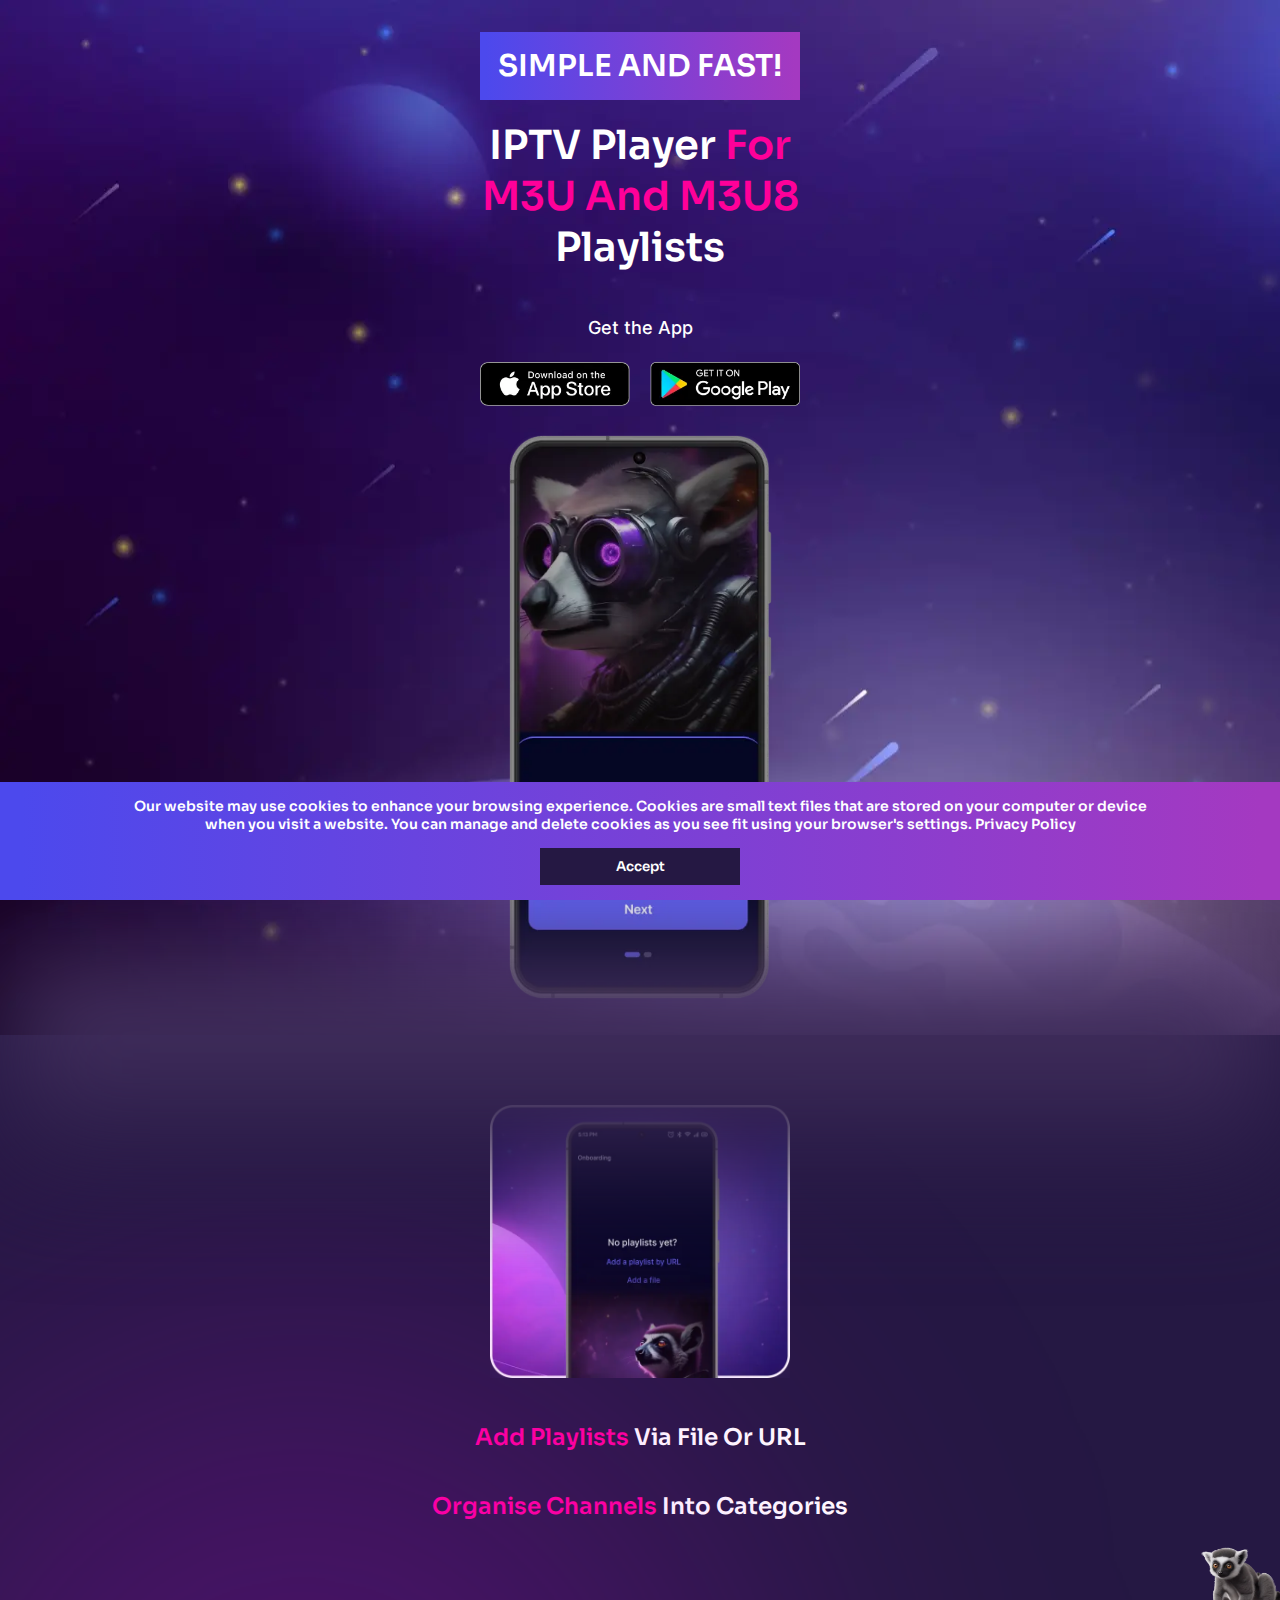
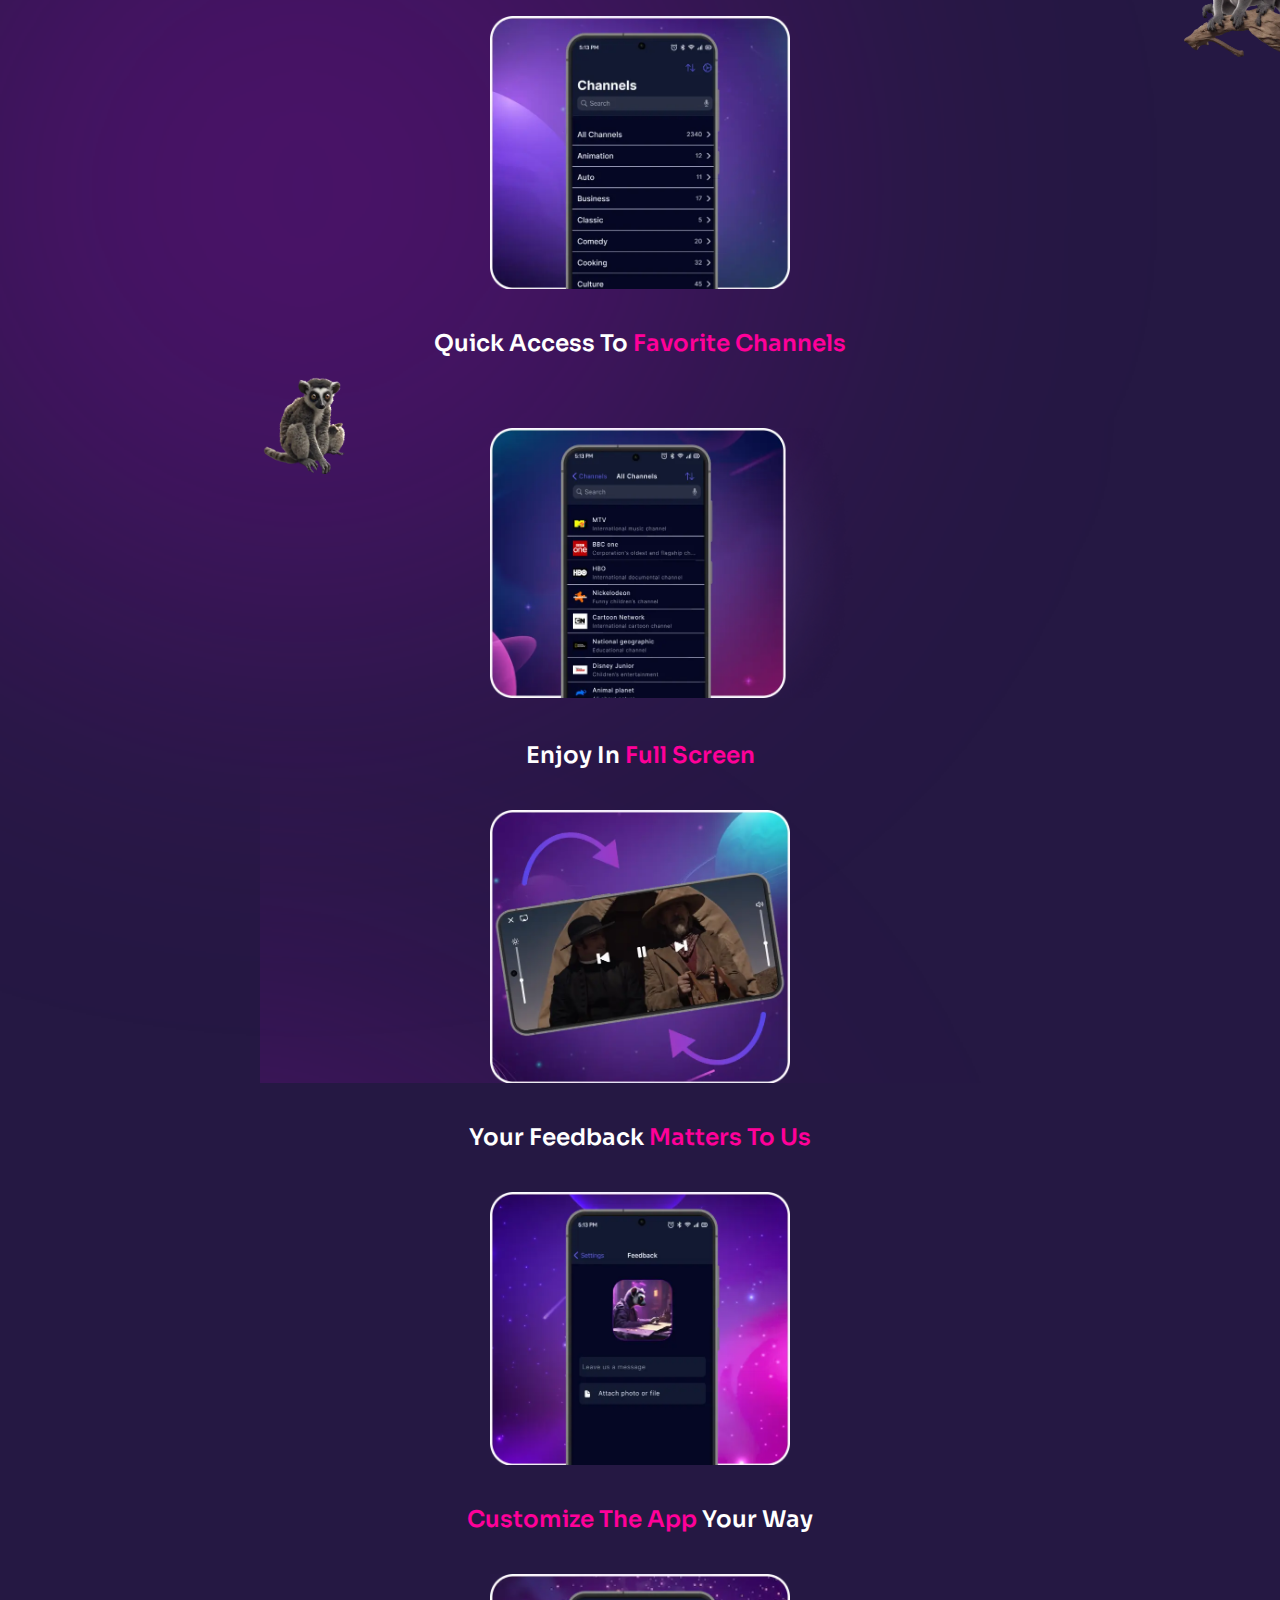
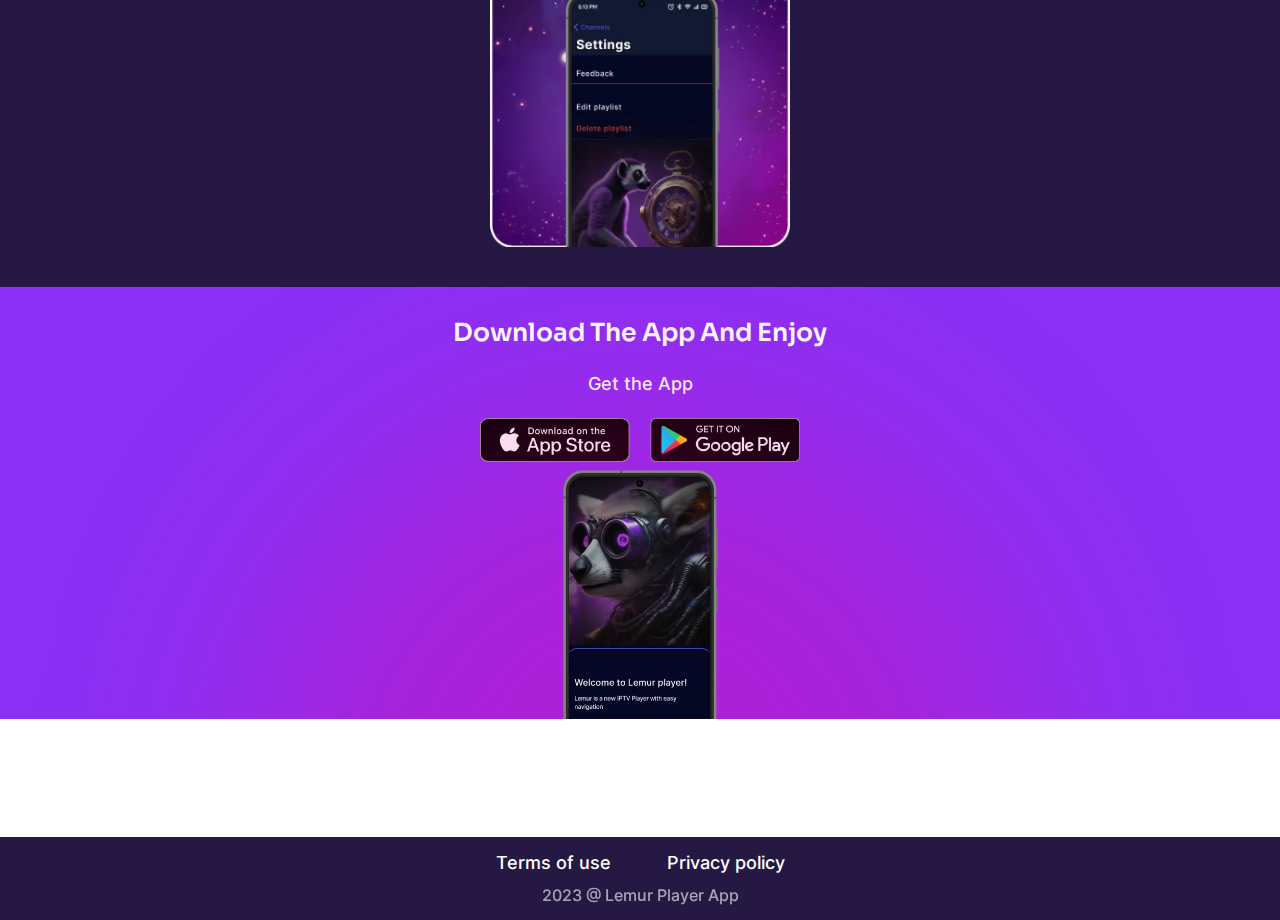
<file: index.html>
<!DOCTYPE html>
<html lang="en">

<head>
    <meta charset="UTF-8">
    <meta name="viewport" content="width=device-width, initial-scale=1.0">
    <title>Lemur Player App</title>
    <link rel="shortcut icon" href="./photos/favicon.png" type="image/x-icon">
    <link rel="stylesheet"   href="style.css">
</head>

<body>
    <header>
        <div class="container">
            <div class="header__block">
                <div class="header__text">
                    <div class="header_text1">Simple and fast!</div>
                    <div class="header__big_text">IPTV Player <span> for M3U and M3U8 </span>playlists</div>
                    <div class="header__smalltext">Get the App</div>
                    <div class="header__download">
                        <a href="">
                            <img src="./photos/appstore.webp" alt="">
                        </a>
                        <a href="">
                            <img src="./photos/googleplay.webp" alt="">
                        </a>
                    </div>
                </div>
                <div class="header__blur">
                </div>
                <img class="header__img" src="./photos/header_phone.webp" alt="">
            </div>
        </div>
        <div class="empty__div"></div>
    </header>

    <section id="section1">
        <div class="blur1">

        </div>
        <div class="container">
            <div class="section__block">
                <div>
                    <img src="./photos/phone1.webp" alt="">
                </div>
                <div class="section__text">
                    <span> Add playlists</span> via File or URL
                </div>
            </div>
            <div class="section__block section__block1">
                <div class="lemur1">
                    <img src="./photos/lemur1.webp" alt="">
                </div>
                <div class="section__text">
                    <span>Organise channels</span> Into Categories
                </div>
                <div class="section__block__img">
                    <img src="./photos/phone2.webp" alt="">
                </div>
            </div>

            <div class="section__block section__block2">
                <div class="blur2"></div>
                <div class="lemur2">
                    <img src="./photos/lemur2.webp" alt="">
                </div>
                <div class="section__block__img">
                    <img src="./photos/phone3.webp" alt="">
                </div>
                <div class="section__text">
                    Quick access to <span> favorite channels</span></div>

            </div>

            <div class="section__block section__block3">
                <div class="blur1"></div>

                <div class="section__text">
                    Enjoy in <span>full screen </span></div>
                <div class="section__block__img">
                    <img src="./photos/phone4.webp" alt="">
                </div>
            </div>
            <div class="section__block section__block4">
                <div class="section__block__img">
                    <img src="./photos/phone5.webp" alt="">
                </div>

                <div class="section__text">
                    Your feedback <span>matters to us</span></div>

            </div>

            <div class="section__block section__block5">
                <div class="blur2"></div>

                <div class="section__text">
                    <span>Customize the app </span>your way
                </div>


                <div class="section__block__img">
                    <img src="./photos/phone6.webp" alt="">
                </div>


            </div>
        </div>
    </section>


    <footer>
        <div class="container">
            <div class="footer__main">
                <div>
                    <h3>Download The App And Enjoy</h3>

                    <p>Get the App</p>
                    <div class="header__download">
                        <a href="">
                            <img src="./photos/appstore.webp" alt="">
                        </a>
                        <a href="">
                            <img src="./photos/googleplay.webp" alt="">
                        </a>
                    </div>
                </div>
                <div class="footer__img">
                    <img src="./photos/phone7.webp" class="footer__img1" alt="">
                    <img class="footer__img2" src="./photos/phone8.webp" alt="">
                </div>
                <div class="blur3"></div>
            </div>
        </div>
    </footer>

    <div class="sticky__cookie">
        <div>Our website may use cookies to enhance your browsing experience. Cookies are small text files that are
            stored on your computer or device when you visit a website. You can manage and delete cookies as you see fit
            using your browser's settings. <a href="privacyPolicy.html">Privacy Policy</a></div>
        <button>Accept</button>
    </div>
    <div class="underfooter">
        <div class="container">
            <div class="underfooter__main">

                <p>2023 @ Lemur Player App</p>
                <div>
                    <a target="_blank" href="termofuse.html">Terms of use</a>
                    <a target="_blank" href="privacyPolicy.html">Privacy policy</a>
                </div>
            </div>
        </div>
    </div>

    <script async defer>
        const button = document.querySelector('.sticky__cookie button')

        button.addEventListener('click', function () {
            document.querySelector('.sticky__cookie').classList.add('displayNone')
        })
    </script>
</body>

</html>
</file>
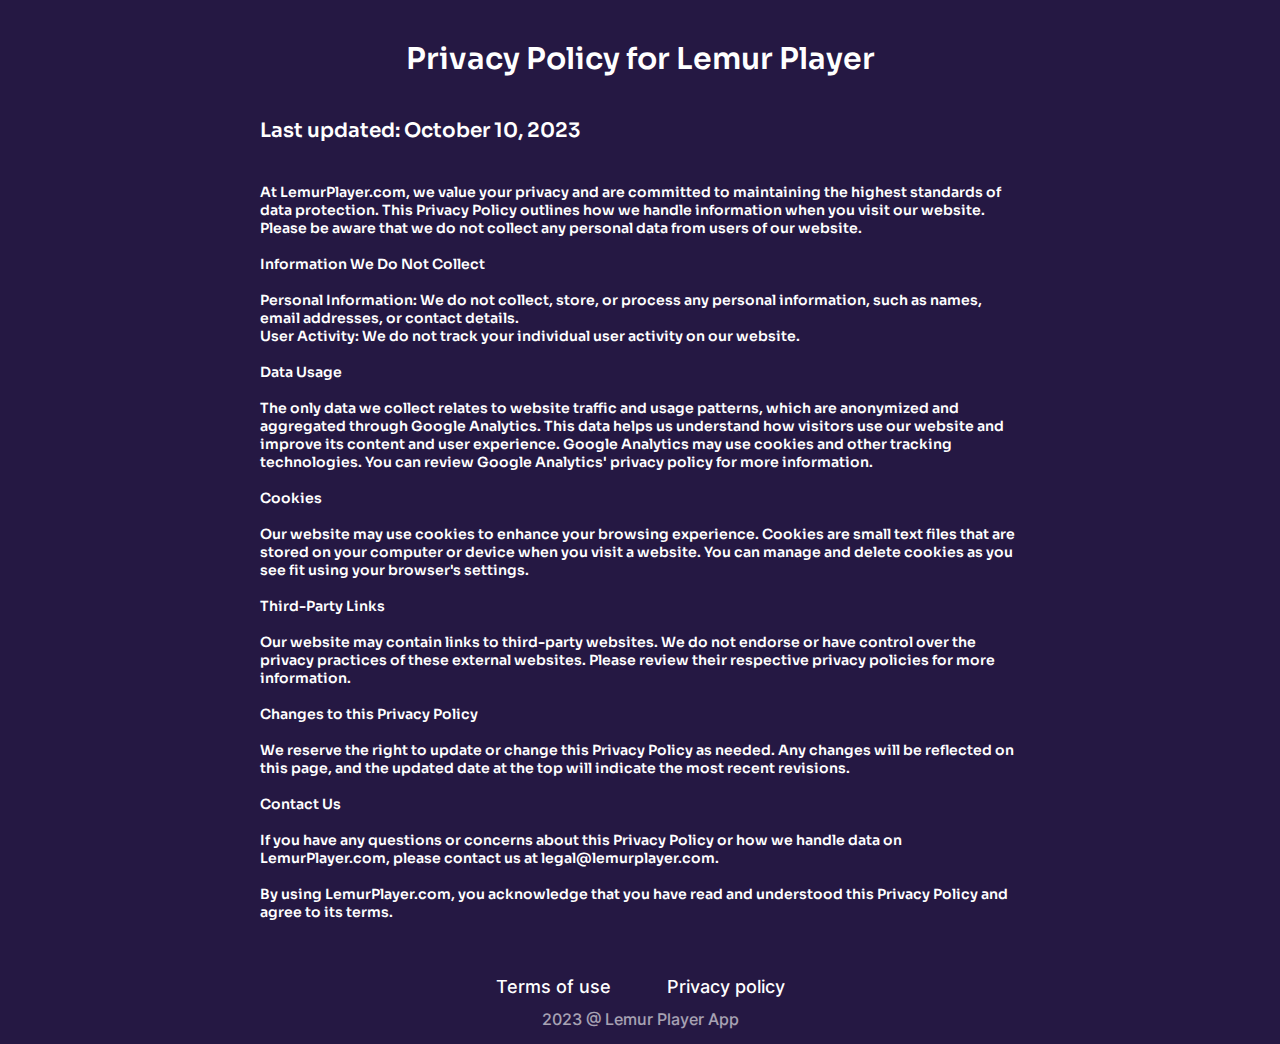
<file: privacyPolicy.html>
<!DOCTYPE html>
<html lang="en">

<head>
    <meta charset="UTF-8">
    <meta name="viewport" content="width=device-width, initial-scale=1.0">
    <title>Lemur Player App</title>
    <link rel="shortcut icon" href="./photos/favicon.png" type="image/x-icon">
    <link rel="stylesheet" href="style.css">

</head>

<body>



    <section class="termofUse">
        <div class="container">

            <h1>Privacy Policy for Lemur Player</h1>
            <h3>Last updated: October 10, 2023</h3>

            <p>

                At LemurPlayer.com, we value your privacy and are committed to maintaining the highest standards of data
                protection. This Privacy Policy outlines how we handle information when you visit our website. Please be
                aware that we do not collect any personal data from users of our website.

             <br><br>   Information We Do Not Collect

             <br><br>  Personal Information: We do not collect, store, or process any personal information, such as names,
                email addresses, or contact details.
                <br>
                User Activity: We do not track your individual user activity on our website.

                <br><br>   Data Usage

                <br>    <br>      The only data we collect relates to website traffic and usage patterns, which are anonymized and
                aggregated through Google Analytics. This data helps us understand how visitors use our website and
                improve its content and user experience. Google Analytics may use cookies and other tracking
                technologies. You can review Google Analytics' privacy policy for more information.

                <br><br>      Cookies

                <br>    <br>    Our website may use cookies to enhance your browsing experience. Cookies are small text files that are
                stored on your computer or device when you visit a website. You can manage and delete cookies as you see
                fit using your browser's settings.

                <br><br>      Third-Party Links

                <br>       <br>  Our website may contain links to third-party websites. We do not endorse or have control over the
                privacy practices of these external websites. Please review their respective privacy policies for more
                information.

                <br><br>    Changes to this Privacy Policy

                <br>    <br> We reserve the right to update or change this Privacy Policy as needed. Any changes will be reflected on
                this page, and the updated date at the top will indicate the most recent revisions.

                <br><br>      Contact Us

                <br>    <br>  If you have any questions or concerns about this Privacy Policy or how we handle data on
                LemurPlayer.com, please contact us at legal@lemurplayer.com.
                <br>   <br>
                By using LemurPlayer.com, you acknowledge that you have read and understood this Privacy Policy and
                agree to its terms.
            </p>
        </div>
    </section>
    <div class="underfooter">
        <div class="container">
            <div class="underfooter__main">

                <p>2023 @ Lemur Player App</p>
                <div>
                    <a  target="_blank" href="termofuse.html">Terms of use</a>
                    <a  target="_blank" href="privacyPolicy.html">Privacy policy</a>
                </div>
            </div>
        </div>
    </div>
</body>

</html>
</file>
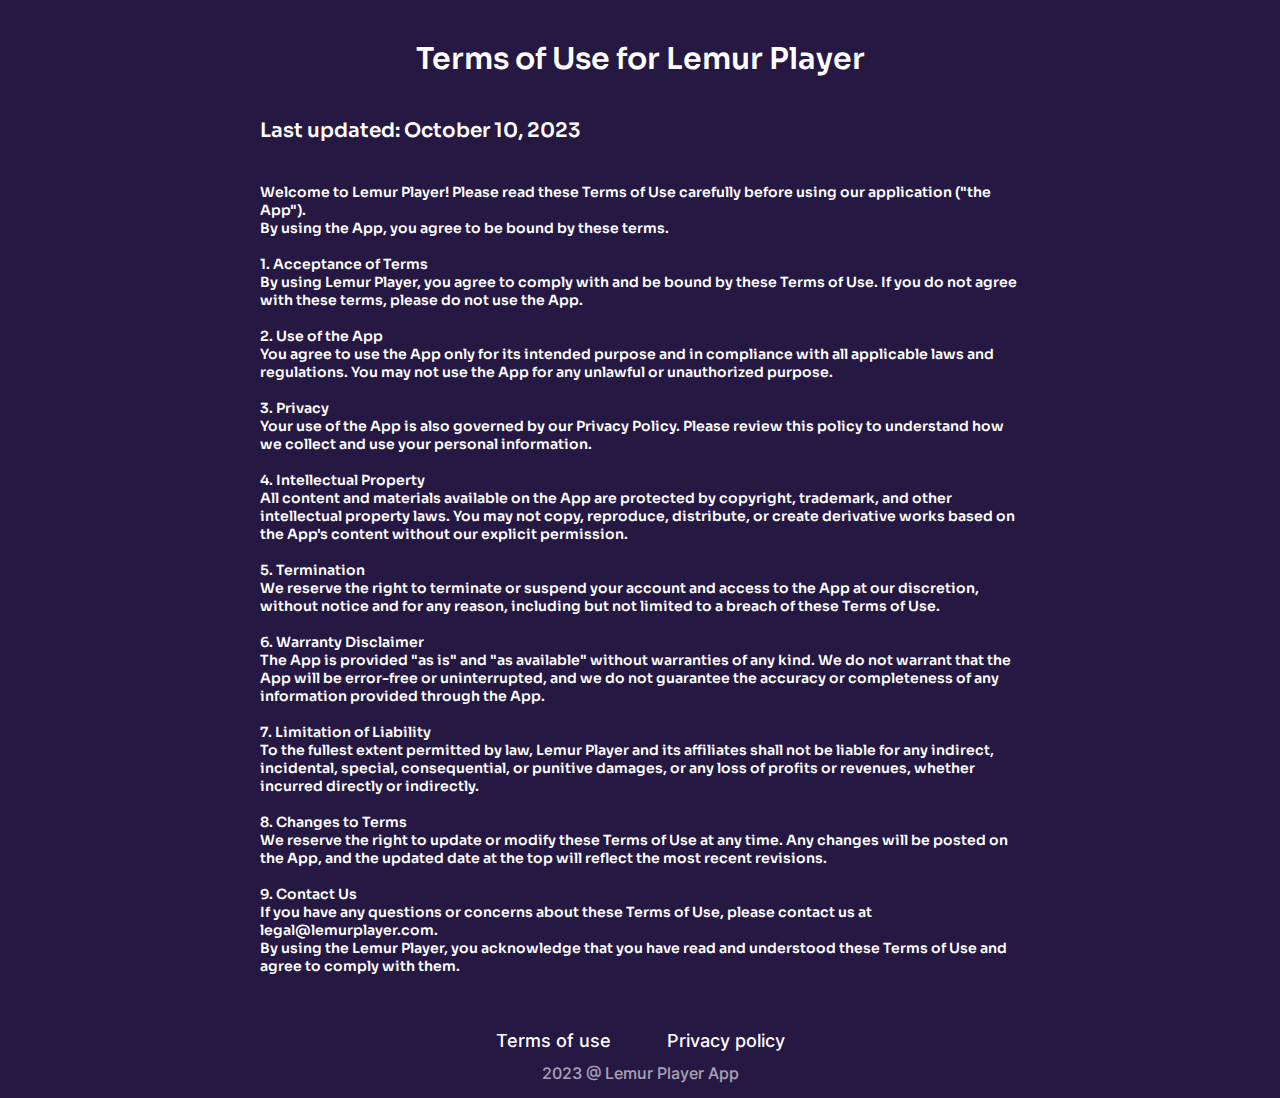
<file: termofuse.html>
<!DOCTYPE html>
<html lang="en">

<head>
    <meta charset="UTF-8">
    <meta name="viewport" content="width=device-width, initial-scale=1.0">
    <title>Lemur Player App</title>
    <link rel="shortcut icon" href="./photos/favicon.png" type="image/x-icon">

    <link rel="stylesheet" href="style.css">
</head>

<body>
    <section class="termofUse">
        <div class="container">

            <h1>Terms of Use for Lemur Player</h1>
            <h3>Last updated: October 10, 2023</h3>
            <p>
                Welcome to Lemur Player! Please read these Terms of Use carefully before using our application ("the
                App").
                <br> By using the App, you agree to be bound by these terms.

               <br> <br>1. Acceptance of Terms

                <br>By using Lemur Player, you agree to comply with and be bound by these Terms of Use. If you do not
                agree with
                these terms, please do not use the App.

              <br>  <br>2. Use of the App

                <br>You agree to use the App only for its intended purpose and in compliance with all applicable laws
                and
                regulations. You may not use the App for any unlawful or unauthorized purpose.

               <br> <br>3. Privacy

                <br>Your use of the App is also governed by our Privacy Policy. Please review this policy to understand
                how we
                collect and use your personal information.

               <br> <br>4. Intellectual Property

                <br>All content and materials available on the App are protected by copyright, trademark, and other
                intellectual
                property laws. You may not copy, reproduce, distribute, or create derivative works based on the App's
                content without our explicit permission.

              <br>  <br>5. Termination

                <br>We reserve the right to terminate or suspend your account and access to the App at our discretion,
                without
                notice and for any reason, including but not limited to a breach of these Terms of Use.

               <br> <br>6. Warranty Disclaimer

                <br>The App is provided "as is" and "as available" without warranties of any kind. We do not warrant
                that the
                App will be error-free or uninterrupted, and we do not guarantee the accuracy or completeness of any
                information provided through the App.

              <br>  <br>7. Limitation of Liability

                <br>To the fullest extent permitted by law, Lemur Player and its affiliates shall not be liable for any
                indirect, incidental, special, consequential, or punitive damages, or any loss of profits or revenues,
                whether incurred directly or indirectly.

             <br>   <br>8. Changes to Terms

                <br>We reserve the right to update or modify these Terms of Use at any time. Any changes will be posted
                on the
                App, and the updated date at the top will reflect the most recent revisions.

             <br>   <br>9. Contact Us

                <br>If you have any questions or concerns about these Terms of Use, please contact us at
                legal@lemurplayer.com.

                <br>By using the Lemur Player, you acknowledge that you have read and understood these Terms of Use and
                agree to
                comply with them.
            </p>
        </div>

    </section>

    <div class="underfooter">
        <div class="container">
            <div class="underfooter__main">

                <p>2023 @ Lemur Player App</p>
                <div>
                    <a  target="_blank" href="termofuse.html">Terms of use</a>
                    <a  target="_blank" href="privacyPolicy.html">Privacy policy</a>
                </div>
            </div>
        </div>
    </div>
</body>

</html>
</file>
<file: style.css>
@font-face {
    font-family: Sora;
    src: url(./fonts/static/Sora-SemiBold.woff2);
}

@font-face {
    font-family: Inter;
    src: url(./fonts/static/Inter-Medium.woff2);
}
* {
    margin: 0;
    padding: 0;
    box-sizing: border-box;
    text-decoration: none;
    font-family: Sora;
}

.container {
    max-width: 1330px;
    margin: auto;
}

header {
    padding: 162px 0;
    position: relative;
    background: url(./photos/background.webp);
    background-repeat: no-repeat;
    background-size: 100% 100%;
}

.header__block {
    display: flex;
    position: relative;
    align-items: flex-start;
    justify-content: space-between;
}
.sticky__cookie{
    width: 100%;
    padding: 15px 0;
    position: sticky;
    bottom: 0;
    left: 0;
    color: white;
    display: flex;
    z-index: 10000;
    justify-content: space-around;
    background: linear-gradient(90deg, #4C49ED 1.72%, #A439C1 98.45%);
}
.sticky__cookie div{
    width: 80%;
    text-align: center;
}
.sticky__cookie button{
    outline: none;
    border: none;
    background: #251843;
    color: white;
    width: 200px;
    cursor: pointer;
}
.header_text1 {
    font-size: 40px;
    color: white;
    text-transform: uppercase;
    margin-top: 50px;
    margin-bottom: 24px;
    padding: 15px;
    width: 409px;
    background: linear-gradient(90deg, #4C49ED 1.72%, #A439C1 98.45%);
}

.header__big_text {
    margin-bottom: 44px;
    width: 742px;
    color: white;
    text-transform: capitalize;
    font-size: 88px;
}

.header__big_text span {
    color: #F09;
}

.header__smalltext {
    font-family: Inter;
    font-size: 24px;
    font-weight: 500;
    color: white;
    margin-bottom: 24px;
}

.header__download {
    display: flex;
    gap: 30px;
}

.header__blur {
    width: 549px;
    border-radius: 549px;
    background: #A981FF;
    filter: blur(111px);
    /* position: relative; */
    height: 549px;
}

.header__img {
    top: 0;
    right: 90px;
    position: absolute;
}

.empty__div {
    height: 373px;
    background: linear-gradient(180deg, #4F3969 0%, #251843 100%);
    filter: blur(55.5px);
    transform: translateY(0);
    position: absolute;
    bottom: -221px;
    left: 0;
    width: 100%;
}

#section1 {
    background: #251843;
    position: relative;
    padding-top: 200px;
}

.section__block {
    display: flex;
    align-items: center;
    margin-bottom: 150px;
    justify-content: space-between;
}

.section__text {
    width: 492px;
    font-size: 64px;
    text-transform: capitalize;
    color: white;
}
.displayNone{
    display: none !important;
}
.section__text span {
    color: #F09;
}

.blur1 {
    width: 906px;
    position: absolute;
    z-index: 0;
    border: 1px solid red;
    left: -150px;
    top: 300px;
    height: 907px;
    border-radius: 907px;
    background: rgba(219, 0, 255, 0.20);
    filter: blur(200px);
}

.lemur1 {
    position: absolute;
    right: 0;
    top: 560px;
}

.section__block1 {

    width: 1319px;
}

.section__block__img {
    position: relative;
    width: 648px;
    height: 591px;
}

.section__block__img img {
    z-index: 3;
    left: 0;
    top: 0;
    position: absolute;
}

.section__block2 {
    position: relative;
    max-width: 1276px;
}

.lemur2 {
    position: absolute;
    left: -150px;
    top: -215px;
    z-index: 11;
}

.blur2 {
    width: 906px;
    height: 907px;
    border-radius: 907px;
    background: rgba(143, 0, 255, 0.20);
    filter: blur(200px);
    position: absolute;
    right: -540px;
}

section {
    overflow: hidden;
}

.section__block3 {
    position: relative;
}

.section__block3 .blur1 {
    top: 275px;
    left: -500px;
}

.section__block4 {
    max-width: 1276px;
}

.section__block5 {
    position: relative;
}

.section__block5 .blur2 {
    top: -600px;
}

.footer__main {
    padding: 135px 0 120px;
    justify-content: space-between;
    align-items: flex-start;
    display: flex;
}

footer {
    background: #8C30F5;
}

.footer__main h3 {
    color: white;
    margin-bottom: 72px;
    font-size: 64px;
    width: 490px;
}

.footer__main p {
    font-size: 24px;
    font-family: Inter;
    color: white;
    margin-bottom: 24px;
}

.blur3 {
    width: 799px;
    height: 799px;
    border-radius: 799px;
    background: rgba(241, 1, 148, 0.30);
    filter: blur(111px);
    transform: translate(100px, -400px);
}

footer {
    overflow: hidden;
    height: 615px;
}

.footer__main {
    position: relative;
}

.footer__img {
    position: absolute;
    right: 0;
    display: flex;
    align-items: flex-start;
    z-index: 10;
    top: 0;
}

.footer__img2 {
    align-self: flex-end;
    margin-top: 120px;
}

.underfooter {
    background: #251843;
    padding: 40px 0;
}

.underfooter__main {
    display: flex;
    justify-content: space-between;
}

.underfooter__main p {
    color: white;
    opacity: .6;
    font-family: Inter;
    font-size: 24px;
}

.underfooter__main div {
    gap: 56px;
    display: flex;
}

.underfooter__main div a {
    color: white;
    font-family: Inter;
    font-size: 24px;
}

.termofUse{
    padding: 40px 0;
    background: #251843;
}

.termofUse h1{
    color: white;
    font-size: 60px;
}

.termofUse h3{
    color: white;
    font-size: 30px;
    margin: 40px 0;
}
.termofUse p{
    color: white;
}
.sticky__cookie a{
    color: white;
}
@media screen and (max-width:1330px) {
    .container {
        max-width: 760px;
    }
    .termofUse h1{
        text-align: center;
        font-size: 30px;
    }
    .termofUse h3{
        font-size: 20px;
    }
    .termofUse p{
        font-size: 14px;
    }
    header {
        padding: 32px 0;
    }

    .header__block {
        align-items: center;
        flex-direction: column;
        gap: 20px;
    }

    .header__img {
        position: static;
    }

    .header__blur {
        display: none;
    }

    .header_text1 {
        width: 340px;
        font-size: 30px;
    }

    .header__big_text {
        width: 350px;
        font-size: 40px;
    }

    .header__download img {
        width: 150px;
    }

    .header__img {
        width: 270px;
    }

    .header_text1 {
        margin: auto;
        margin-bottom: 20px;
        margin-top: 0;
    }

    .empty__div {
        z-index: 1;
        height: 215px;
        bottom: -138px;
    }

    .header__text {
        text-align: center;
    }
    .sticky__cookie{
        flex-direction: column;
        align-items: center;
        gap: 15px;
    }
    .sticky__cookie button{
        padding: 10px 0;
    }
    .sticky__cookie  div{
        font-size: 14px;
    }
    .header__download {
        justify-content: center;
        gap: 20px;
    }

    .section__block {
        flex-direction: column;
        margin-bottom: 40px;
        gap: 40px;
    }

    .section__block img {
        width: 300px;
    }

    .section__text {
        font-size: 23px;
        width: auto;
        text-align: center;
    }

    .lemur1 img {
        width: 110px;
    }
    .blur2{
        display: none;
    }
    .lemur1 {
        top: 494px;
    }
    .section__block5 .blur2 {
        display: none;
    }
    .section__block1 {
        width: auto;
        gap: 95px;
    }

    .section__block__img {
        width: 300px;
        height: 273px;
    }

    .section__block2 {
        flex-direction: column-reverse;
        align-items: center;
    }

    .section__block2 img {
        width: 374px;
    }

    .lemur2 {
        top: 45px;
        left: 0;
    }

    .lemur2 img {
        width: 100px;
    }

    .section__block2 {
        gap: 70px;
    }

    .section__block4 {
        flex-direction: column-reverse;
    }

    .footer__img {
        position: static;
    }

    .footer__main {
        flex-direction: column;
        padding: 30px 0;
        align-items: center;
    }

    .footer__main h3 {
        font-size: 25px;
        width: auto;
        text-align: center;
        margin-bottom: 25px;
    }
    .blur3{
        width: 100%;
    }
    body{
        overflow-x: hidden;
    }
    
    .footer__main p{
        font-size: 18px;
        text-align: center;
    }
    .header__smalltext{
        font-size: 18px;
    }
    .footer__img img{
        width: 160px;
    }
    .footer__img2{
        margin-top: 183px;
    }
    .header_text1{
        width: 320px;
    }
    .section__block{
        overflow: hidden;
    }
    .underfooter__main{
        flex-direction: column-reverse;
        
    }
    .underfooter__main p{
        font-size: 16px;
        text-align: center;
    }
    .underfooter__main div a{
        font-size: 18px;
    }
    .underfooter__main div {
        justify-content: center;
        margin-bottom: 12px;
    }
    #section1{
        padding-top: 70px;
    }
    .underfooter{
        padding: 15px 0;
    }
    .blur3{
        transform: translate(0px,-300px);
    }
    footer{
        height: 432px;
    }
    .footer__img2 {
        margin-top: 0px;
    }
    .footer__img1{
        display: none;
    }
    header{
        background-size: auto;
    }
}

@media screen and (max-width:380px) {
    .footer__img2 {
        margin-top: 0;
    }
}
</file>
